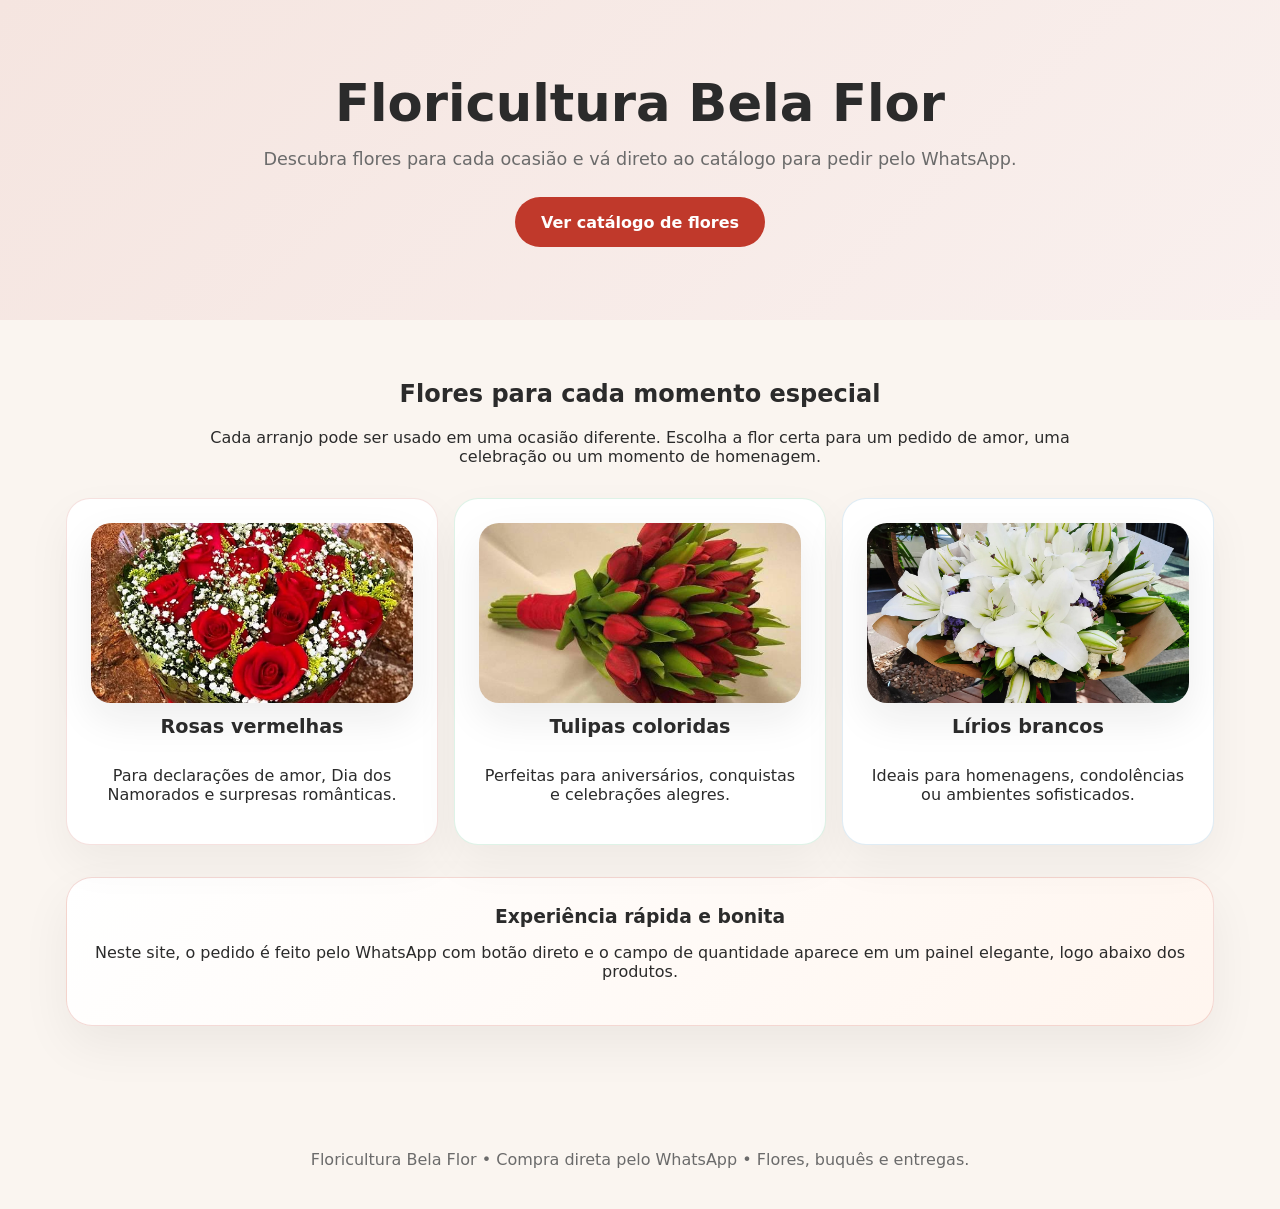
<file: index.html>
<!DOCTYPE html>
<html lang="pt-BR">
<head>
  <meta charset="UTF-8" />
  <meta name="viewport" content="width=device-width, initial-scale=1.0" />
  <title>Floricultura Bela Flor | Flores, buquês e pedidos via WhatsApp</title>
  <meta name="description" content="Floricultura Bela Flor apresenta flores, buquês e arranjos para presente ou decoração. Compre pelo WhatsApp e receba atendimento rápido." />
  <link rel="canonical" href="https://seudominio.com.br/site-de-flores/" />
  <meta property="og:title" content="Floricultura Bela Flor | Flores e pedidos via WhatsApp" />
  <meta property="og:description" content="Confira nosso catálogo de flores com preços, escolha seu arranjo e envie o pedido diretamente pelo WhatsApp." />
  <meta property="og:type" content="website" />
  <meta property="og:url" content="https://seudominio.com.br/site-de-flores/" />
  <meta property="og:image" content="https://seudominio.com.br/site-de-flores/og-image.jpg" />
  <meta name="twitter:card" content="summary_large_image" />
  <meta name="twitter:title" content="Floricultura Bela Flor | Flores e pedidos via WhatsApp" />
  <meta name="twitter:description" content="Catálogo de flores com preços e opção de compra via WhatsApp para facilitar sua encomenda." />
  <link rel="stylesheet" href="styles.css" />
  <script type="application/ld+json">
  {
    "@context": "https://schema.org",
    "@type": "Store",
    "name": "Floricultura Bela Flor",
    "description": "Loja de flores com catálogo online e pedido rápido pelo WhatsApp.",
    "url": "https://seudominio.com.br/site-de-flores/",
    "telephone": "+5511999999999",
    "address": {
      "@type": "PostalAddress",
      "streetAddress": "Rua das Flores, 123",
      "addressLocality": "São Paulo",
      "addressRegion": "SP",
      "postalCode": "01234-567",
      "addressCountry": "BR"
    }
  }
  </script>
</head>
<body>
  <header class="hero">
    <div class="hero-content">
      <h1>Floricultura Bela Flor</h1>
      <p>Descubra flores para cada ocasião e vá direto ao catálogo para pedir pelo WhatsApp.</p>
      <a class="button" href="flowers.html">Ver catálogo de flores</a>
    </div>
  </header>

  <main>
    <section class="intro">
      <div class="intro-text">
        <h2>Flores para cada momento especial</h2>
        <p>Cada arranjo pode ser usado em uma ocasião diferente. Escolha a flor certa para um pedido de amor, uma celebração ou um momento de homenagem.</p>
      </div>

      <div class="occasion-grid">
        <article class="occasion-card occasion-love">
          <div class="occasion-image" style="background-image:url('rosas.jpg')"></div>
          <h3>Rosas vermelhas</h3>
          <p>Para declarações de amor, Dia dos Namorados e surpresas românticas.</p>
        </article>
        <article class="occasion-card occasion-celebration">
          <div class="occasion-image" style="background-image:url('tulipas.jpg')"></div>
          <h3>Tulipas coloridas</h3>
          <p>Perfeitas para aniversários, conquistas e celebrações alegres.</p>
        </article>
        <article class="occasion-card occasion-elegant">
          <div class="occasion-image" style="background-image:url('lirios.jpg')"></div>
          <h3>Lírios brancos</h3>
          <p>Ideais para homenagens, condolências ou ambientes sofisticados.</p>
        </article>
      </div>

      <div class="highlight-box">
        <h3>Experiência rápida e bonita</h3>
        <p>Neste site, o pedido é feito pelo WhatsApp com botão direto e o campo de quantidade aparece em um painel elegante, logo abaixo dos produtos.</p>
      </div>
    </section>
  </main>

  <footer>
    <p>Floricultura Bela Flor • Compra direta pelo WhatsApp • Flores, buquês e entregas.</p>
  </footer>

  <script src="script.js"></script>
</body>
</html>
</file>
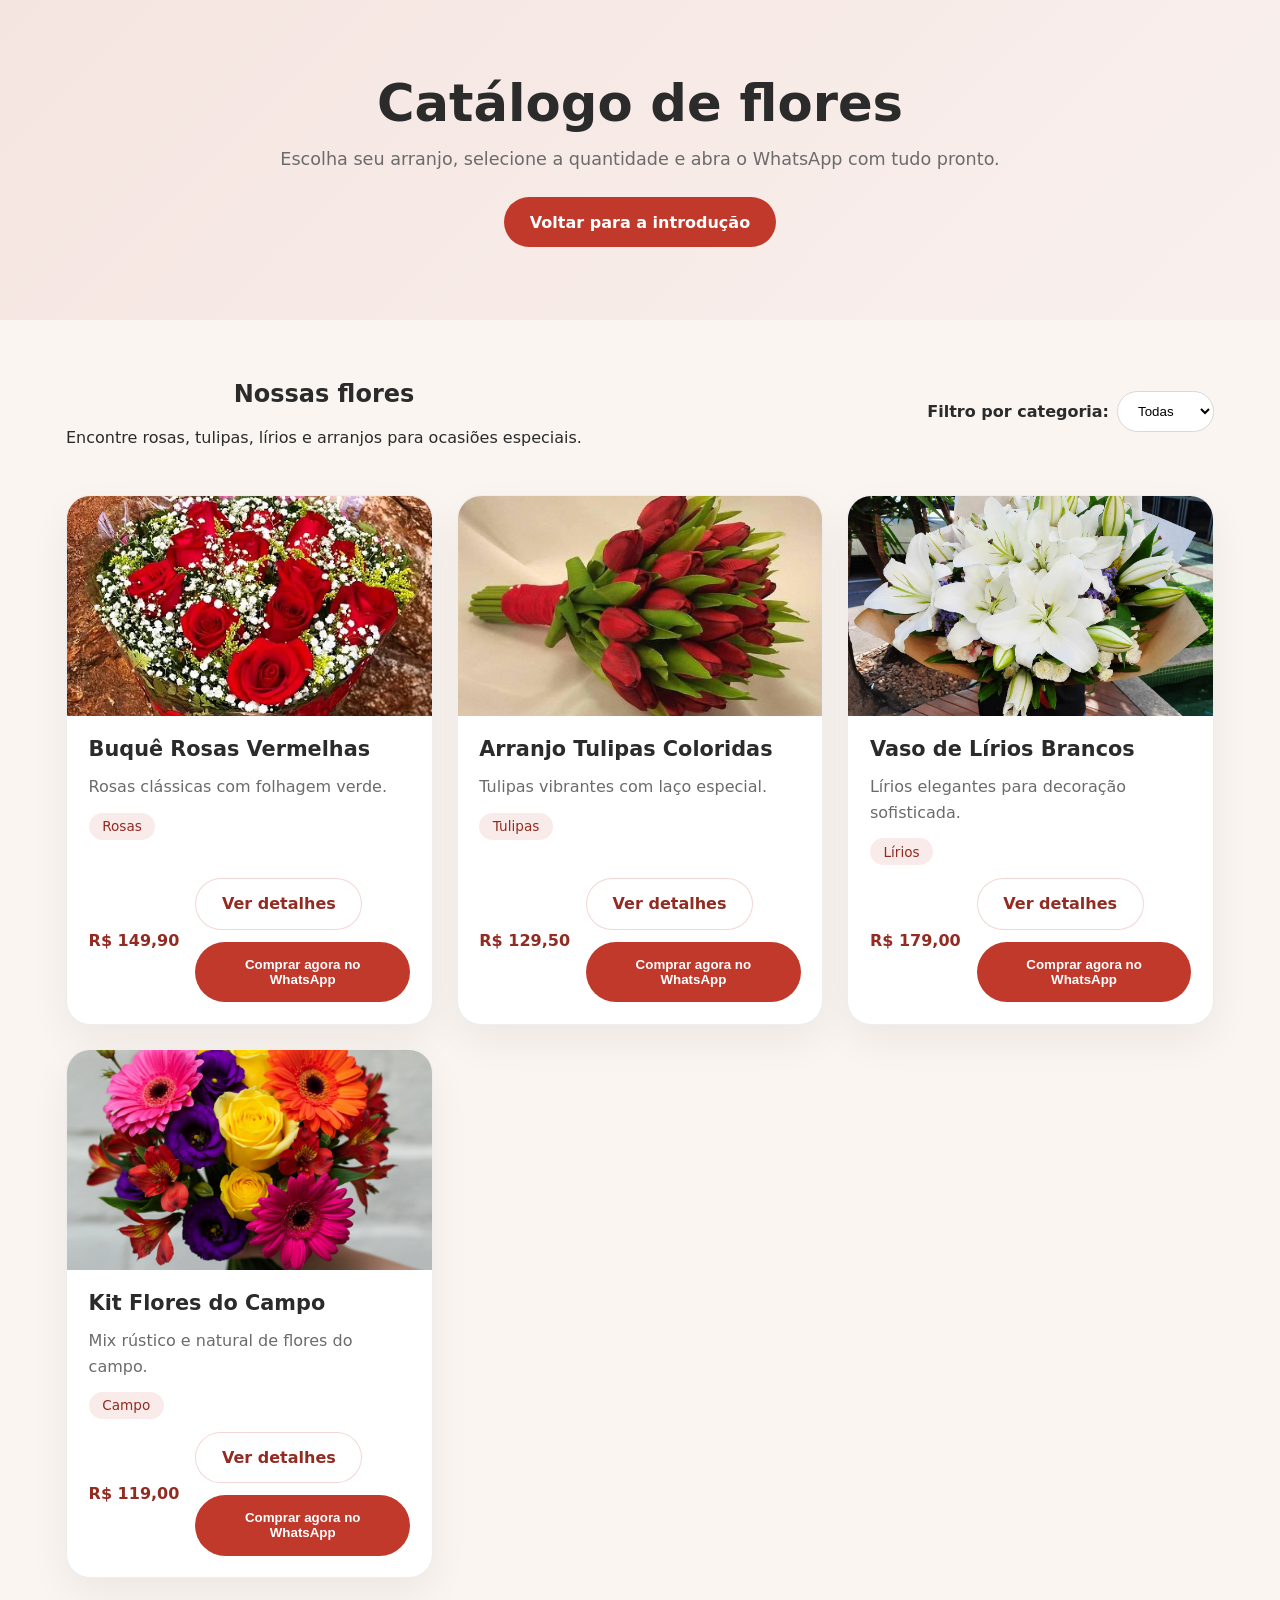
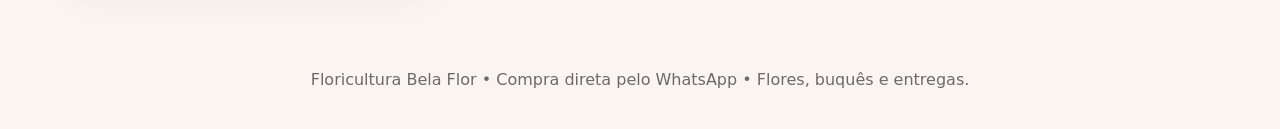
<file: flowers.html>
<!DOCTYPE html>
<html lang="pt-BR">
<head>
  <meta charset="UTF-8" />
  <meta name="viewport" content="width=device-width, initial-scale=1.0" />
  <title>Catálogo de Flores | Floricultura Bela Flor</title>
  <meta name="description" content="Veja nosso catálogo de flores, filtros por categoria e peça direto pelo WhatsApp com quantidade personalizada." />
  <link rel="stylesheet" href="styles.css" />
</head>
<body>
  <header class="hero product-hero">
    <div class="hero-content">
      <h1>Catálogo de flores</h1>
      <p>Escolha seu arranjo, selecione a quantidade e abra o WhatsApp com tudo pronto.</p>
      <a class="button" href="index.html">Voltar para a introdução</a>
    </div>
  </header>

  <main class="catalog-page">
    <section class="intro" id="catalogo">
      <div class="catalog-header">
        <div>
          <h2>Nossas flores</h2>
          <p>Encontre rosas, tulipas, lírios e arranjos para ocasiões especiais.</p>
        </div>
        <div class="filters">
          <label>Filtro por categoria:
            <select id="categoryFilter">
              <option value="">Todas</option>
            </select>
          </label>
        </div>
      </div>
    </section>

    <section class="products-grid" id="products"></section>
  </main>

  <div class="purchase-drawer hidden" id="purchasePanel">
    <div class="purchase-drawer-card">
      <div class="drawer-header">
        <div>
          <p class="drawer-title">Pedido</p>
          <strong id="purchaseProductName">Selecionado</strong>
        </div>
        <button class="drawer-close" id="closePurchase">×</button>
      </div>

      <label>Quantidade</label>
      <input type="number" id="purchaseQuantity" min="1" value="1" />
      <button class="button button-full" id="purchaseConfirm">Abrir WhatsApp</button>
      <p class="drawer-note">O pedido será enviado com o total calculado e o número correto do WhatsApp.</p>
    </div>
  </div>

  <footer>
    <p>Floricultura Bela Flor • Compra direta pelo WhatsApp • Flores, buquês e entregas.</p>
  </footer>

  <script src="script.js"></script>
</body>
</html>
</file>
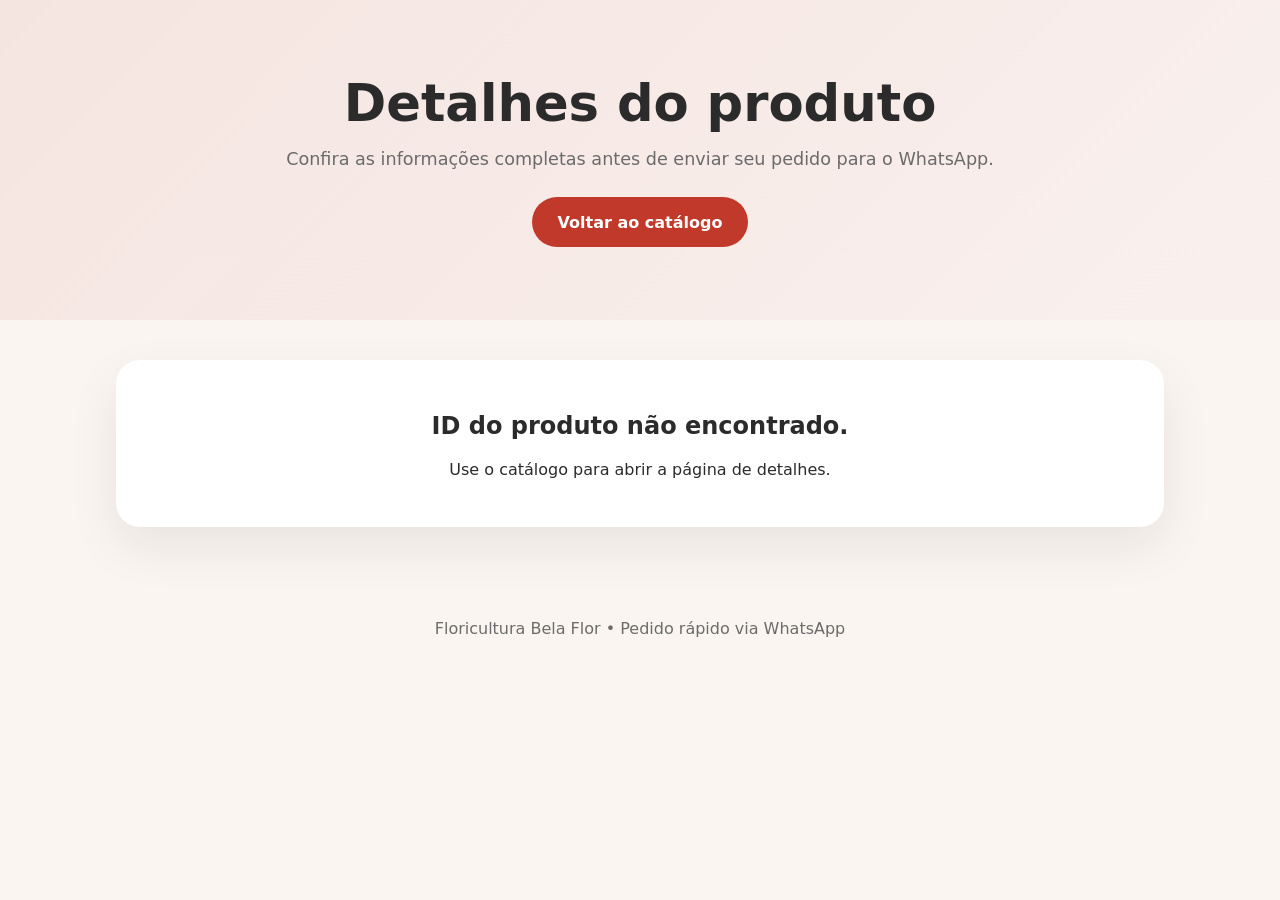
<file: product.html>
<!DOCTYPE html>
<html lang="pt-BR">
<head>
  <meta charset="UTF-8" />
  <meta name="viewport" content="width=device-width, initial-scale=1.0" />
  <title>Detalhes da flor | Floricultura Bela Flor</title>
  <meta name="description" content="Detalhes da flor escolhida na Floricultura Bela Flor. Veja preço, descrição completa e envie seu pedido direto pelo WhatsApp." />
  <link rel="canonical" href="https://seudominio.com.br/site-de-flores/product.html" />
  <link rel="stylesheet" href="styles.css" />
</head>
<body>
  <header class="hero product-hero">
    <div class="hero-content">
      <h1>Detalhes do produto</h1>
      <p>Confira as informações completas antes de enviar seu pedido para o WhatsApp.</p>
      <a class="button" href="flowers.html">Voltar ao catálogo</a>
    </div>
  </header>

  <main class="detail-page">
    <section class="detail-card" id="productDetail"></section>
  </main>

  <footer>
    <p>Floricultura Bela Flor • Pedido rápido via WhatsApp</p>
  </footer>

  <script src="product.js"></script>
</body>
</html>
</file>
<file: styles.css>
:root {
  --bg: #faf5f0;
  --card: #ffffff;
  --text: #2b2b2b;
  --muted: #6b6b6b;
  --accent: #c0392b;
  --accent-dark: #922b21;
  --border: rgba(43, 43, 43, 0.08);
}

* {
  box-sizing: border-box;
}

body {
  margin: 0;
  font-family: Inter, system-ui, -apple-system, BlinkMacSystemFont, 'Segoe UI', sans-serif;
  background: var(--bg);
  color: var(--text);
}

a {
  color: inherit;
  text-decoration: none;
}

.hero {
  min-height: 320px;
  display: grid;
  place-items: center;
  padding: 4rem 1rem;
  background: linear-gradient(135deg, #f5e5e0 0%, #f9f0ee 100%);
  text-align: center;
}

.hero-content {
  max-width: 760px;
}

.hero h1 {
  margin: 0 0 1rem;
  font-size: clamp(2.5rem, 4vw, 4rem);
}

.hero p {
  margin: 0 0 1.75rem;
  font-size: 1.1rem;
  color: var(--muted);
}

.button {
  display: inline-flex;
  align-items: center;
  justify-content: center;
  background: var(--accent);
  color: #fff;
  border: none;
  border-radius: 999px;
  padding: 0.95rem 1.6rem;
  font-weight: 600;
  cursor: pointer;
  transition: transform 0.18s ease, background 0.18s ease;
}

.button:hover {
  background: var(--accent-dark);
  transform: translateY(-1px);
}

main {
  max-width: 1180px;
  margin: 0 auto;
  padding: 2.5rem 1rem 4rem;
}

.intro {
  text-align: center;
  margin-bottom: 2rem;
}

.intro-text {
  max-width: 860px;
  margin: 0 auto;
}

.catalog-page {
  max-width: 1180px;
  margin: 0 auto;
  padding: 2.5rem 1rem 4rem;
}

.catalog-header {
  display: flex;
  justify-content: space-between;
  align-items: center;
  gap: 1rem;
  flex-wrap: wrap;
  margin-bottom: 1.5rem;
}

.filters {
  display: flex;
  align-items: center;
  gap: 0.75rem;
}

.filters label {
  display: inline-flex;
  align-items: center;
  gap: 0.5rem;
  font-weight: 600;
  color: var(--text);
}

.filters select {
  border-radius: 999px;
  border: 1px solid #d8d8d8;
  padding: 0.7rem 1rem;
  background: #fff;
  outline: none;
}

.products-grid {
  display: grid;
  gap: 1.5rem;
  grid-template-columns: repeat(auto-fit, minmax(280px, 1fr));
}

.product-card {
  background: var(--card);
  border: 1px solid var(--border);
  border-radius: 24px;
  overflow: hidden;
  display: flex;
  flex-direction: column;
  min-height: 100%;
  box-shadow: 0 16px 40px rgba(25, 23, 22, 0.06);
}

.product-image {
  min-height: 220px;
  background-size: cover;
  background-position: center;
}

.product-tags {
  display: flex;
  gap: 0.5rem;
}

.tag {
  display: inline-flex;
  align-items: center;
  justify-content: center;
  background: rgba(192, 57, 43, 0.1);
  color: var(--accent-dark);
  font-size: 0.85rem;
  border-radius: 999px;
  padding: 0.35rem 0.85rem;
  max-width: fit-content;
}

.product-actions {
  display: flex;
  gap: 0.75rem;
  flex-wrap: wrap;
}

.button-secondary {
  background: #fff;
  color: var(--accent-dark);
  border: 1px solid rgba(192, 57, 43, 0.2);
}

.button-secondary:hover {
  background: #fef0ef;
}

.product-body {
  padding: 1.35rem;
  display: flex;
  flex-direction: column;
  gap: 0.8rem;
  flex: 1;
}

.product-body h3 {
  margin: 0;
  font-size: 1.3rem;
}

.product-body p {
  margin: 0;
  color: var(--muted);
  line-height: 1.6;
}

.product-meta {
  display: flex;
  justify-content: space-between;
  align-items: center;
  gap: 1rem;
  margin-top: auto;
}

.product-price {
  font-weight: 700;
  color: var(--accent-dark);
}

.checkout-panel {
  position: fixed;
  inset: 0;
  background: rgba(17, 17, 17, 0.46);
  display: grid;
  place-items: center;
  padding: 1rem;
  z-index: 20;
}

.hidden {
  display: none;
}

.checkout-card {
  width: min(540px, 100%);
  background: #fff;
  border-radius: 28px;
  padding: 2rem;
  position: relative;
  box-shadow: 0 20px 60px rgba(0, 0, 0, 0.18);
}

.close-button {
  position: absolute;
  top: 18px;
  right: 18px;
  width: 38px;
  height: 38px;
  border: none;
  font-size: 1.5rem;
  background: #f4f4f4;
  border-radius: 50%;
  cursor: pointer;
}

.checkout-card h2 {
  margin-top: 0;
}

.checkout-card p {
  margin: 0 0 1.5rem;
  color: var(--muted);
}

.checkout-card label {
  display: grid;
  gap: 0.45rem;
  margin-bottom: 1rem;
  font-size: 0.95rem;
  color: #333;
}

.checkout-card input,
.checkout-card textarea {
  width: 100%;
  border: 1px solid #ddd;
  border-radius: 14px;
  padding: 0.95rem 1rem;
  font: inherit;
  outline: none;
}

.checkout-card textarea {
  resize: vertical;
}

.button-full {
  width: 100%;
}

.purchase-section {
  display: grid;
  gap: 1rem;
  margin-top: 1.5rem;
}

.purchase-section label {
  display: grid;
  gap: 0.45rem;
  font-size: 0.95rem;
  color: #333;
}

.purchase-section input {
  width: 100%;
  border: 1px solid #ddd;
  border-radius: 14px;
  padding: 0.95rem 1rem;
  font: inherit;
  outline: none;
}

.purchase-section input:focus {
  border-color: var(--accent-dark);
}

.occasion-grid {
  display: grid;
  gap: 1rem;
  grid-template-columns: repeat(auto-fit, minmax(220px, 1fr));
  margin-top: 2rem;
}

.occasion-card {
  background: #fff;
  border: 1px solid var(--border);
  border-radius: 24px;
  padding: 1.5rem;
  min-height: 180px;
  display: grid;
  gap: 0.75rem;
  box-shadow: 0 18px 45px rgba(25, 23, 22, 0.05);
}

.occasion-love {
  border-color: rgba(192, 57, 43, 0.15);
}

.occasion-celebration {
  border-color: rgba(39, 174, 96, 0.15);
}

.occasion-elegant {
  border-color: rgba(41, 128, 185, 0.15);
}

.occasion-image {
  min-height: 180px;
  border-radius: 20px;
  background-size: cover;
  background-position: center;
  box-shadow: 0 16px 40px rgba(25, 23, 22, 0.08);
}

.occasion-card h3 {
  margin: 0;
  font-size: 1.2rem;
}

.highlight-box {
  margin-top: 2rem;
  background: linear-gradient(135deg, rgba(255,255,255,0.96), rgba(255,245,238,0.96));
  border-radius: 26px;
  border: 1px solid rgba(217, 132, 124, 0.3);
  padding: 1.75rem;
  box-shadow: 0 20px 50px rgba(25, 23, 22, 0.06);
}

.highlight-box h3 {
  margin: 0 0 0.75rem;
}

.purchase-drawer {
  position: fixed;
  left: 0;
  right: 0;
  bottom: 0;
  padding: 1rem;
  backdrop-filter: blur(14px);
  background: rgba(250, 245, 240, 0.92);
  box-shadow: 0 -10px 45px rgba(25, 23, 22, 0.12);
  z-index: 30;
}

.purchase-drawer-card {
  max-width: 720px;
  margin: 0 auto;
  background: #fff;
  border-radius: 26px;
  padding: 1.25rem 1.5rem;
  border: 1px solid rgba(43, 43, 43, 0.08);
}

.drawer-header {
  display: flex;
  align-items: center;
  justify-content: space-between;
  gap: 1rem;
  margin-bottom: 1rem;
}

.drawer-title {
  margin: 0;
  text-transform: uppercase;
  letter-spacing: 0.08em;
  font-size: 0.8rem;
  color: var(--muted);
}

.drawer-close {
  border: none;
  background: #f4f4f4;
  color: var(--text);
  width: 40px;
  height: 40px;
  border-radius: 50%;
  cursor: pointer;
  font-size: 1.2rem;
}

.purchase-drawer label {
  display: block;
  margin-bottom: 0.5rem;
  color: var(--text);
  font-weight: 600;
}

.purchase-drawer input {
  width: 100%;
  border: 1px solid #ddd;
  border-radius: 14px;
  padding: 0.95rem 1rem;
  font: inherit;
  outline: none;
  margin-bottom: 1rem;
}

.drawer-note {
  margin: 0.75rem 0 0;
  color: var(--muted);
  font-size: 0.95rem;
}

.hidden {
  display: none;
}

footer {
  text-align: center;
  padding: 1.75rem 1rem 2.5rem;
}

footer p {
  margin: 0;
  color: var(--muted);
}

.detail-page {
  max-width: 1080px;
  margin: 0 auto;
  padding: 2.5rem 1rem 4rem;
}

.product-detail-card {
  display: grid;
  grid-template-columns: 1.15fr 0.85fr;
  gap: 2rem;
  background: var(--card);
  border: 1px solid var(--border);
  border-radius: 28px;
  overflow: hidden;
  box-shadow: 0 20px 50px rgba(25, 23, 22, 0.08);
}

.detail-image {
  min-height: 420px;
  background-size: cover;
  background-position: center;
}

.detail-content {
  padding: 2rem;
  display: flex;
  flex-direction: column;
  gap: 1rem;
}

.detail-description {
  color: var(--muted);
  line-height: 1.75;
}

.detail-info {
  display: flex;
  gap: 1.5rem;
  flex-wrap: wrap;
  color: var(--text);
}

.empty-state {
  padding: 2rem;
  border-radius: 24px;
  background: #fff;
  box-shadow: 0 20px 50px rgba(25, 23, 22, 0.08);
  text-align: center;
}

.product-hero {
  padding-top: 3rem;
  padding-bottom: 3rem;
}

@media (max-width: 960px) {
  .product-detail-card {
    grid-template-columns: 1fr;
  }
}

@media (max-width: 640px) {
  .hero {
    padding: 3rem 1rem;
  }

  .catalog-header {
    flex-direction: column;
    align-items: flex-start;
  }
}
</file>
